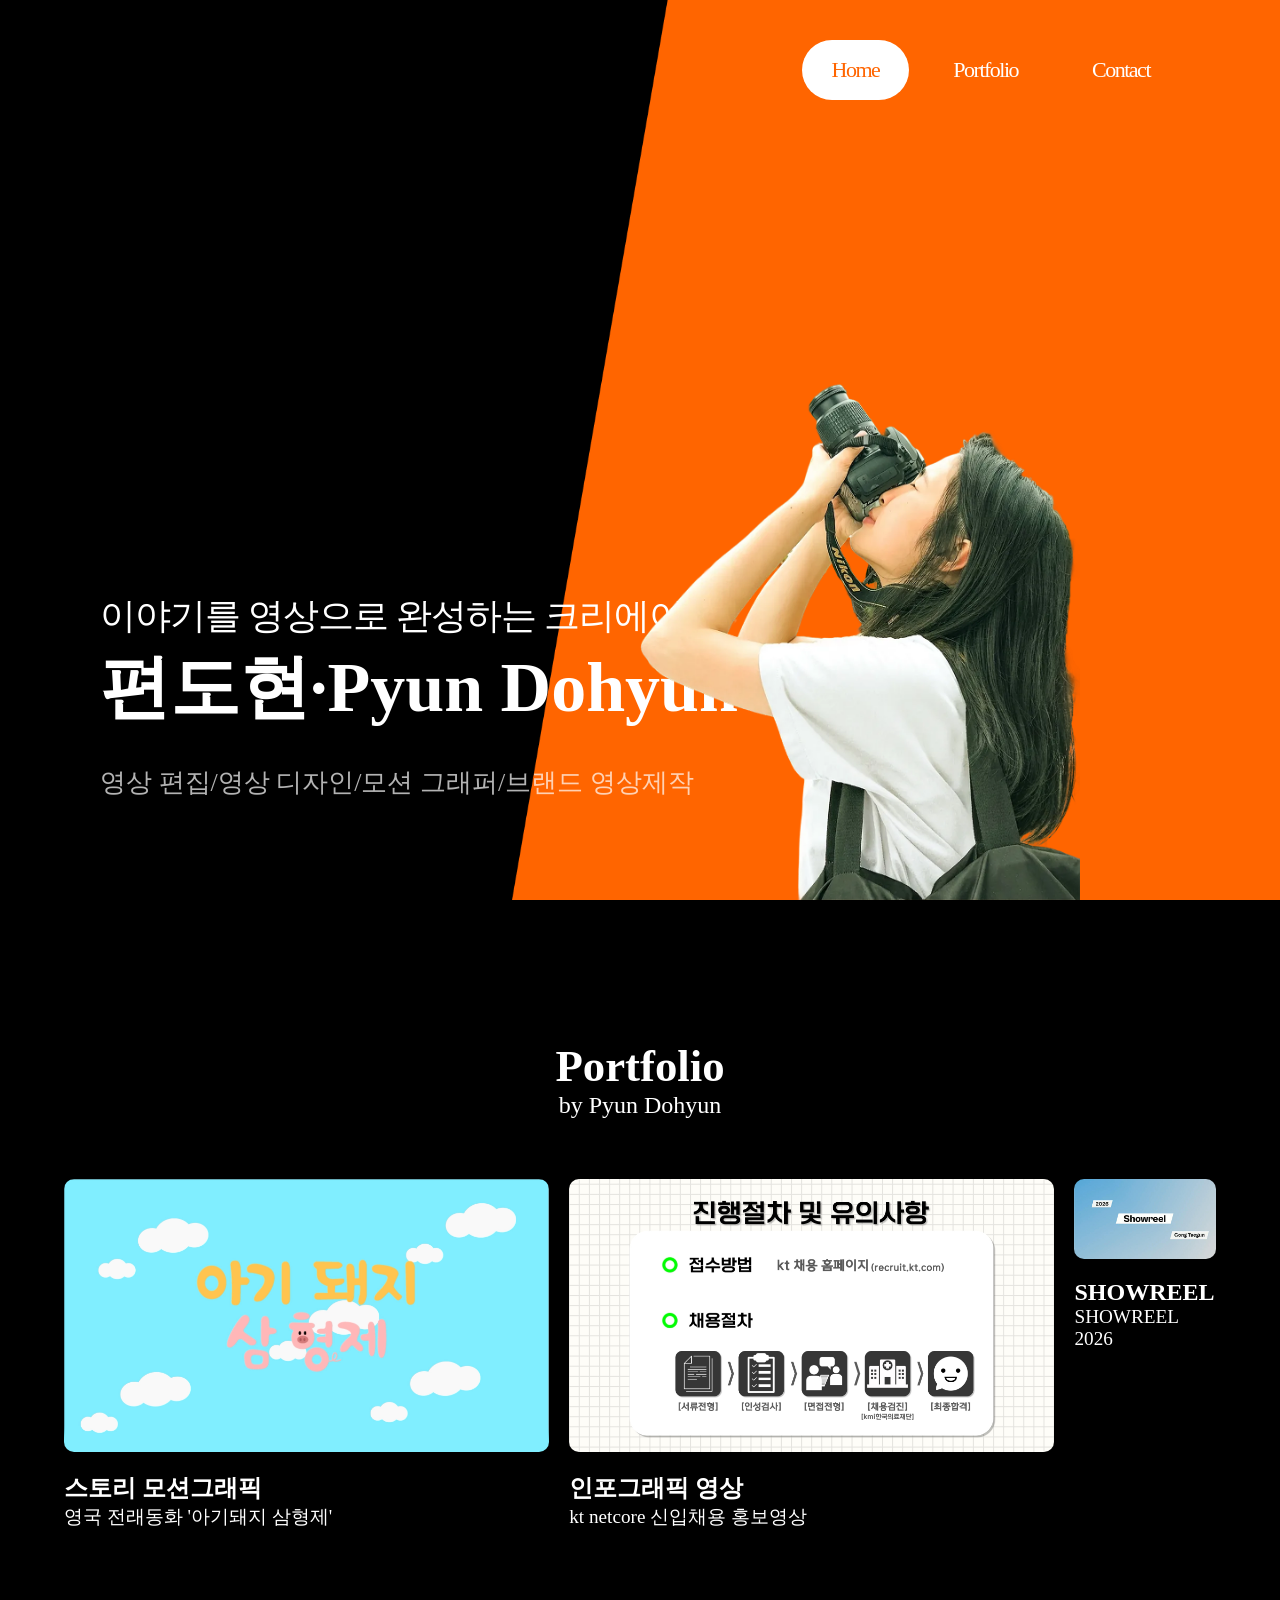
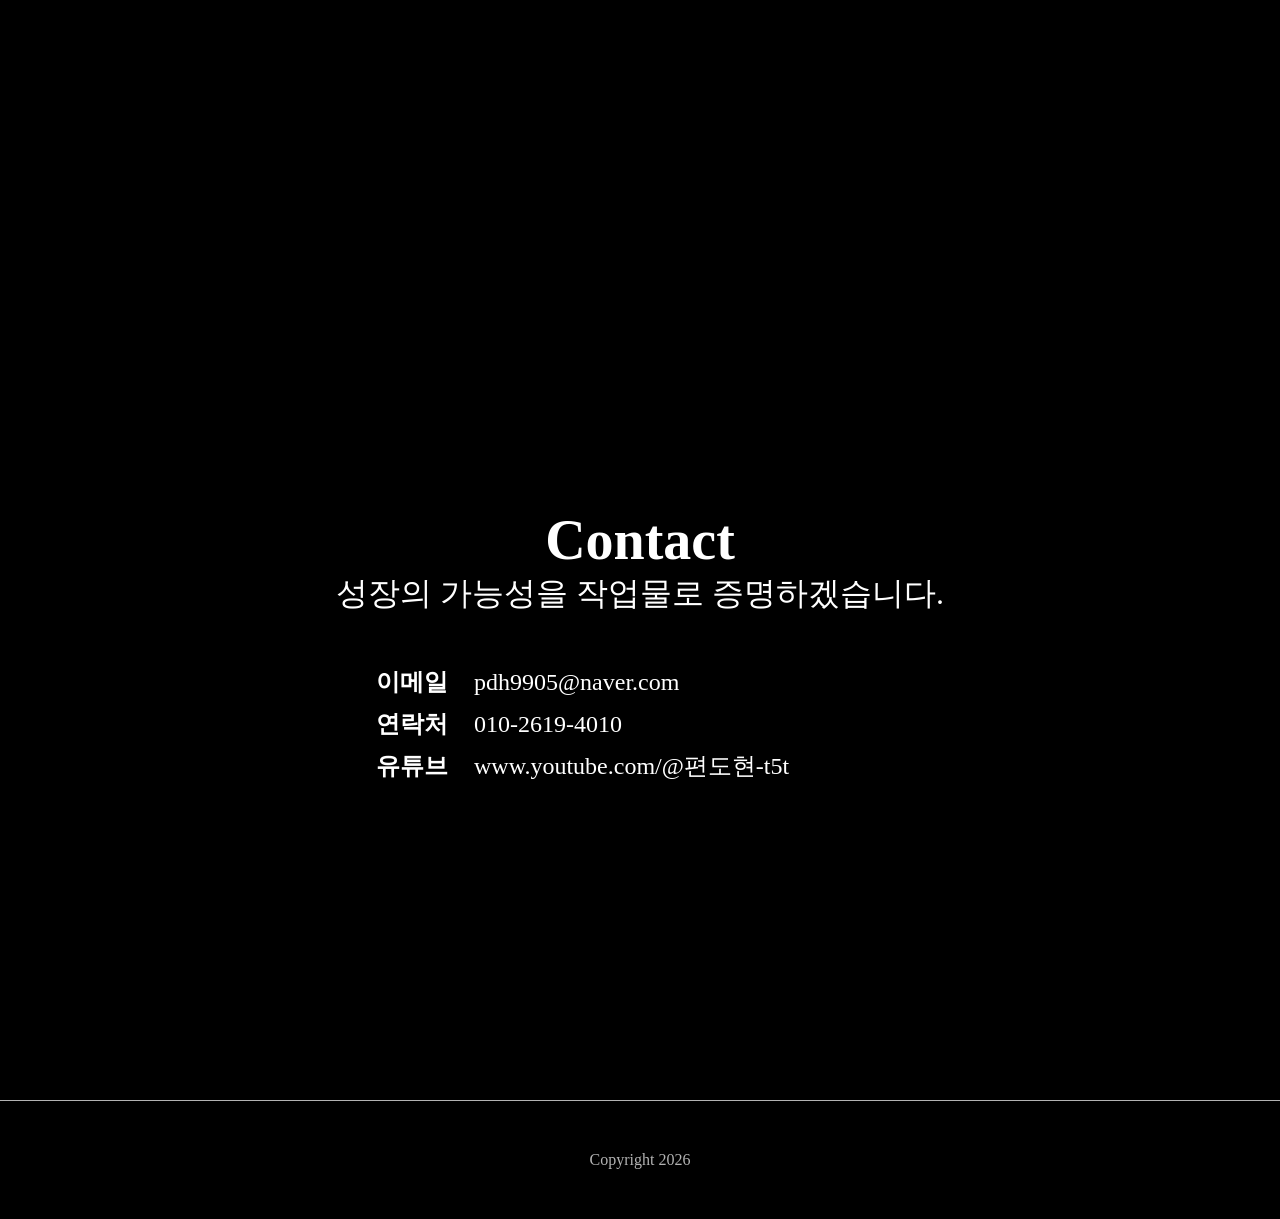
<file: index.html>
<!DOCTYPE html>
<html lang="ko">
<head>
    <meta charset="UTF-8">
    <meta name="viewport" content="width=device-width, initial-scale=1.0">
    <title>Pyun Dohyun | Portfolio</title>

    <link rel="stylesheet" href="index.css">

    <script src="https://ajax.googleapis.com/ajax/libs/jquery/3.7.1/jquery.min.js"></script>
     <script src="index.js"></script>
</head>
<body>

    <header>
        <h1 class="title">편도현 포트폴리오 소개 페이지</h1>

        <nav class="gnb">
            <ul>
                <li class="active"><a href="#home">Home</a></li>
                <li><a href="#portfolio">Portfolio</a></li>
                <li><a href="#contact">Contact</a></li>
            </ul>
        </nav>
    </header>

    <section class="page" id="home">

        <div class="title">
            <div class="name">
                <p>이야기를 영상으로 완성하는 크리에이터,</p>
                <h2>편도현·Pyun Dohyun</h2>
            </div>

            <p class="des">영상 편집/영상 디자인/모션 그래퍼/브랜드 영상제작</p>
        </div>

        <div class="profile" id="book">
            <img src="img/profile-img_white.png" alt="프로필 사진">
        </div>

    </section>

    <section class="page" id="portfolio">

        <div class="sec-title">
            <h2>Portfolio</h2>
            <p>by Pyun Dohyun</p>
        </div>

        <div class="content">
            <div class="box">
                <!-- 첫번째 썸네일은 링크도 확인하세요! -->
                <a href="content/work1.html"><img src="img/thumb1.jpg" alt=""></a>

                <div class="caption">
                    <h3>스토리 모션그래픽</h3>
                    <p>영국 전래동화 '아기돼지 삼형제'</p>
                </div>
            </div>

            <div class="box">
                <a href="content/work2.html"><img src="img/thumb2.jpg" alt=""></a>

                <div class="caption">
                    <h3>인포그래픽 영상</h3>
                    <p>kt netcore 신입채용 홍보영상</p>
                </div>
            </div>

            <div class="box">
                <a href="#"><img src="img/thumb3.JPEG" alt=""></a>

                <div class="caption">
                    <h3>SHOWREEL</h3>
                    <p>SHOWREEL 2026</p>
                </div>
            </div>
        </div>

    </section>

    <section class="page" id="contact">

        <div class="content">
            <div class="sec-title">
                <h2>Contact</h2>
                <p>성장의 가능성을 작업물로 증명하겠습니다.</p>
            </div>

            <div class="personal">
                <p><b>이메일</b> pdh9905@naver.com</p>
                <p><b>연락처</b> 010-2619-4010</p>
                <p><b>유튜브</b> <a href="http://www.youtube.com/@편도현-t5t" target="_blank">www.youtube.com/@편도현-t5t</a></p>
            </div>
        </div>

    </section>

    <footer>
        <p>Copyright 2026</p>
    </footer>
    
</body>
</html>
</file>
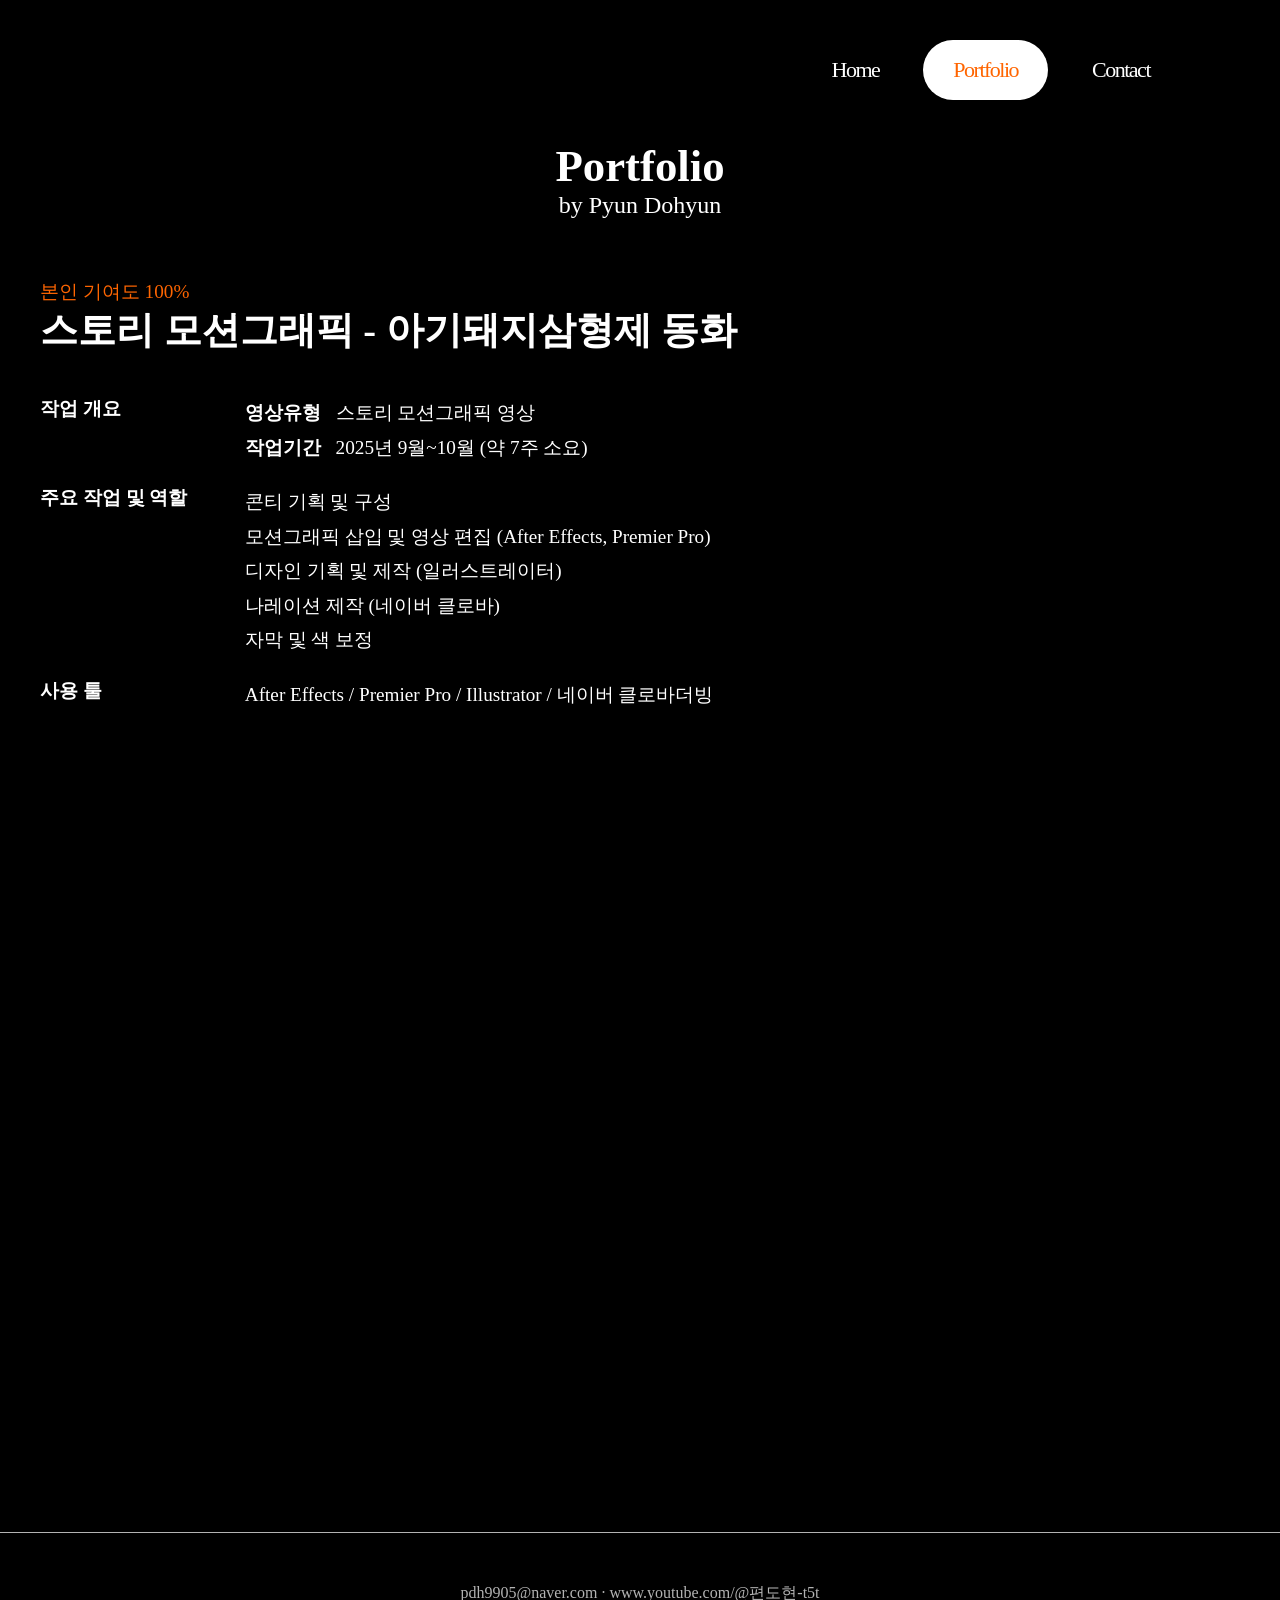
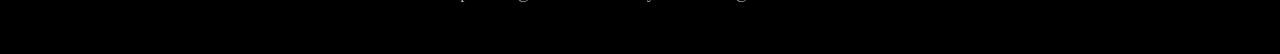
<file: content/work1.html>
<!DOCTYPE html>
<html lang="ko">

<head>
    <meta charset="UTF-8">
    <meta name="viewport" content="width=device-width, initial-scale=1.0">
    <title>Pyun Dohyun | Portfolio</title>

    <link rel="stylesheet" href="work.css">
</head>

<body>

    <header>
        <h1 class="title">편도현 포트폴리오 소개 페이지</h1>

        <nav class="gnb">
            <ul>
                <li><a href="../index.html#home">Home</a></li>
                <li class="active"><a href="../index.html#portfolio">Portfolio</a></li>
                <li><a href="../index.html#contact">Contact</a></li>
            </ul>
        </nav>
    </header>


    <section>

        <div class="top">
            <h2>Portfolio</h2>
            <p>by Pyun Dohyun</p>
        </div>

        <article class="content">

            <div class="title">
                <p>본인 기여도 100%</p>
                <h3>스토리 모션그래픽 - 아기돼지삼형제 동화</h3>
            </div>

            <div class="description">
                <div class="">
                    <h4>작업 개요</h4>
                    <ul>
                        <li><b>영상유형</b> 스토리 모션그래픽 영상</li>
                        <li><b>작업기간</b> 2025년 9월~10월 (약 7주 소요)</li>
                    </ul>
                </div>

                <div>
                    <h4>주요 작업 및 역할</h4>
                    <ul>
                        <li>콘티 기획 및 구성</li>
                        <li>모션그래픽 삽입 및 영상 편집 (After Effects, Premier Pro)</li>
                        <li>디자인 기획 및 제작 (일러스트레이터)</li>
                        <li>나레이션 제작 (네이버 클로바)</li>
                        <li>자막 및 색 보정</li>
                    </ul>
                </div>

                <div>
                    <h4>사용 툴</h4>
                    <ul>
                        <li>After Effects / Premier Pro / Illustrator / 네이버 클로바더빙</li>
                    </ul>
                </div>
            </div>

            <iframe src="https://www.youtube.com/embed/Sq1LHKeU0j8?si=kZS7x84kUN8D2OLU" ></iframe>
            <!-- iframe 태그 대신 video태그로 영상 직접 넣어도 되요! -->
        </article>


    </section>

    <footer>
        <p>pdh9905@naver.com · <a href="http://www.youtube.com/@편도현-t5t" target="_blank">www.youtube.com/@편도현-t5t</a></p>
    </footer>

    
</body>

</html>
</file>
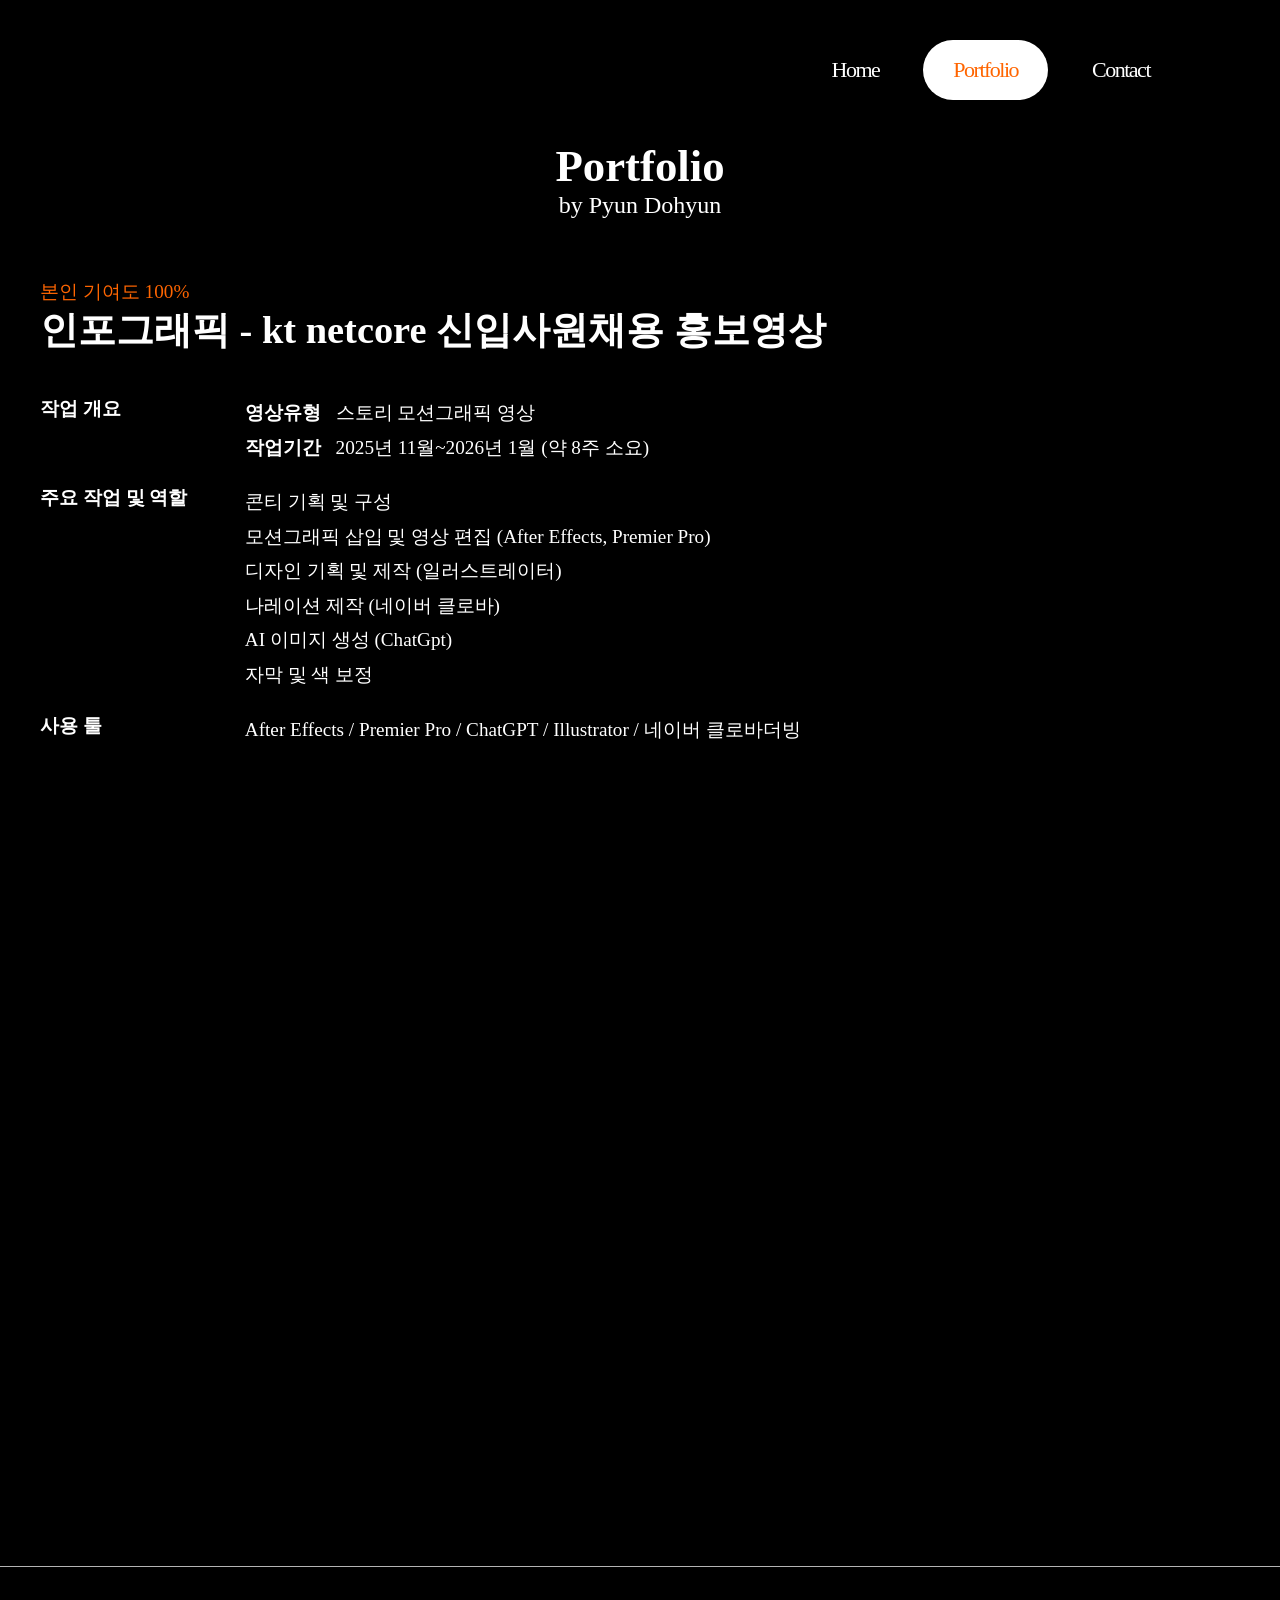
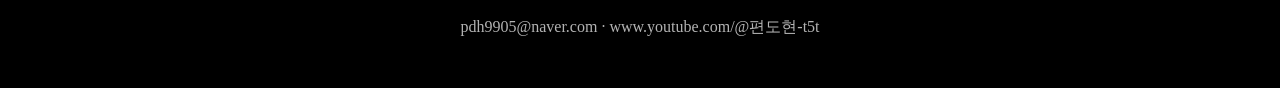
<file: content/work2.html>
<!DOCTYPE html>
<html lang="ko">

<head>
    <meta charset="UTF-8">
    <meta name="viewport" content="width=device-width, initial-scale=1.0">
    <title>Pyun Dohyun | Portfolio</title>

    <link rel="stylesheet" href="work.css">
</head>

<body>

    <header>
        <h1 class="title">편도현 포트폴리오 소개 페이지</h1>

        <nav class="gnb">
            <ul>
                <li><a href="../index.html#home">Home</a></li>
                <li class="active"><a href="../index.html#portfolio">Portfolio</a></li>
                <li><a href="../index.html#contact">Contact</a></li>
            </ul>
        </nav>
    </header>


    <section>

        <div class="top">
            <h2>Portfolio</h2>
            <p>by Pyun Dohyun</p>
        </div>

        <article class="content">

            <div class="title">
                <p>본인 기여도 100%</p>
                <h3>인포그래픽 - kt netcore 신입사원채용 홍보영상</h3>
            </div>

            <div class="description">
                <div class="">
                    <h4>작업 개요</h4>
                    <ul>
                        <li><b>영상유형</b> 스토리 모션그래픽 영상</li>
                        <li><b>작업기간</b> 2025년 11월~2026년 1월 (약 8주 소요)</li>
                    </ul>
                </div>

                <div>
                    <h4>주요 작업 및 역할</h4>
                    <ul>
                        <li>콘티 기획 및 구성</li>
                        <li>모션그래픽 삽입 및 영상 편집 (After Effects, Premier Pro)</li>
                        <li>디자인 기획 및 제작 (일러스트레이터)</li>
                        <li>나레이션 제작 (네이버 클로바)</li>
                        <li>AI 이미지 생성 (ChatGpt)</li>
                        <li>자막 및 색 보정</li>
                    </ul>
                </div>

                <div>
                    <h4>사용 툴</h4>
                    <ul>
                        <li>After Effects / Premier Pro / ChatGPT / Illustrator / 네이버 클로바더빙</li>
                    </ul>
                </div>
            </div>

            <iframe src="https://www.youtube.com/embed/SakH8Ta3WWs?si=Boycc4uTFs19-sUv"></iframe>
            <!-- iframe 태그 대신 video태그로 영상 직접 넣어도 되요! -->
        </article>


    </section>

    <footer>
        <p>pdh9905@naver.com · <a href="http://www.youtube.com/@편도현-t5t" target="_blank">www.youtube.com/@편도현-t5t</a></p>
    </footer>

    
</body>

</html>
</file>
<file: index.css>
@charset "UTF-8";

/* reset */
* {
    margin: 0;
    padding: 0;
}
ul, ol, li {
    list-style: none;
}
a {
    text-decoration: none;
    color: inherit;
}

/* 보이는 화면 기준!!!! */
html, body {
    width: 100%;
    height: 100%;
}

/* 각 페이지(section)의 공통 클래스 */
.page {
    width: 100%;
    height: 100%;

    /* outline: 2px solid lime; */
}

body {
    background-color: #000;
    color: #fff;
}


header {
    width: 100%;
    padding: 0 100px;
    box-sizing: border-box;
    height: 100px;

    position: fixed;
    left: 0;
    top: 0;
    z-index: 999;
}
header .title {
    display: none;
}
header .gnb {}
header .gnb ul {
    text-align: right;
}
header .gnb ul li {
    display: inline-block;
    margin-left: 10px;
    margin-top: 40px;
}
header .gnb ul li a {
    line-height: 60px;
    padding: 0 30px;
    
    display: block;
    font-size: 22px;
    letter-spacing: -1.5px;
    border-radius: 60px;
}

header .gnb ul li.active a {
    background-color: #fff;
    color: #ff6500;
}


#home {
    background-image: url(img/bg_orange.png);
    background-repeat: no-repeat;
    background-position: right top;
    background-size: 60% 100%;

    position: relative;
}
#home .title {
    position: absolute; /* #home을 기준으로 절대위치!!! */
    left: 100px;
    bottom: 100px;
}
#home .title .name {
    margin-bottom: 30px;
}
#home .title .name p {
    font-size: 36px;
    letter-spacing: -1px;
}
#home .title .name h2 {
    font-size: 70px;
}

#home .title .des {
    font-size: 26px;
    color: rgba(255,255,255,0.7);
}

#home .profile {
    width: 40%;
    position: absolute;
    bottom: 0;
    right: 10%;
}
#home .profile img {
    width: 86%;
    display: block;
}

#portfolio {}
#portfolio .sec-title {
    padding-top: 140px;
    text-align: center;
    margin-bottom: 60px;
}
#portfolio .sec-title h2 {
    font-size: 2.8rem;
}
#portfolio .sec-title p {
    font-size: 1.5rem;
}

#portfolio .content {
    /* width: 1720px; */
    width: 90%;
    margin: 0 auto;

    display: flex;
    gap: 20px;
}

#portfolio .content .box a {
    display: block;
    margin-bottom: 20px;
}
#portfolio .content .box a img {
    width: 100%; /* 이미지태그의 너비 조절을 해야 화면을 넘치지 않아요! */
    display: block;
    border-radius: 10px;
}

#portfolio .content .caption h3 {
    font-size: 1.5rem;
}
#portfolio .content .caption p {
    font-size: 1.2rem;
}

#contact {
    position: relative; /* #contact를 기준으로! */
}
#contact .content {
    position: absolute; /* .content 위치설정! */
    left: 50%;
    top: 50%;
    transform: translate(-50%,-50%); /* 중앙맞추기! */

    /* outline: 2px solid lime; */ /* 공간 확인해보세요! */
}
#contact .content .sec-title {
    margin-bottom: 50px;
    text-align: center;
}
#contact .content .sec-title h2 {
    font-size: 3.5rem;
}
#contact .content .sec-title p {
    font-size: 2rem;
}

#contact .content .personal {
    padding-left: 40px;
}
#contact .content .personal p {
    font-size: 1.5rem;
    margin-bottom: 10px;
}
#contact .content .personal p b {
    margin-right: 20px;
}

#contact .content .personal a:hover {
    text-decoration: underline;
    color: #ff6500;
}

footer {
    border-top: 1px solid rgba(255,255,255,0.7);
    color: rgba(255,255,255,0.7);
    padding: 50px 0;
    text-align: center;
}
</file>
<file: content/work.css>
@charset "UTF-8";

/* reset */
* {
    margin: 0;
    padding: 0;
}

ul,
ol,
li {
    list-style: none;
}

a {
    text-decoration: none;
    color: inherit;
}

body {
    background-color: #000;
    color: #fff;
}


header {
    width: 100%;
    padding: 0 100px;
    box-sizing: border-box;
    height: 100px;

    position: fixed;
    left: 0;
    top: 0;
    z-index: 999;
}

header .title {
    display: none;
}

header .gnb {}

header .gnb ul {
    text-align: right;
}

header .gnb ul li {
    display: inline-block;
    margin-left: 10px;
    margin-top: 40px;
}

header .gnb ul li a {
    line-height: 60px;
    padding: 0 30px;

    display: block;
    font-size: 22px;
    letter-spacing: -1.5px;
    border-radius: 60px;
}

header .gnb ul li.active a {
    background-color: #fff;
    color: #ff6500;
}


section .top {
    margin-top: 140px;
    text-align: center;
    margin-bottom: 60px;
}

section .top h2 {
    font-size: 2.8rem;
}

section .top p {
    font-size: 1.5rem;
}

section .content {
    width: 1200px;
    margin: 0 auto 100px;
}

section .content .title {
    margin-bottom: 40px;
}
section .content .title p {
    font-size: 1.2rem;
    color: #ff6500;
}
section .content .title h3 {
    font-size: 2.4rem;
}

section .content .description {
    margin-bottom: 40px;
}
section .content .description > div {
    margin-bottom: 20px;
    font-size: 1.2rem;
}
section .content .description > div h4 {
    width: 200px;
    display: inline-block;
    vertical-align: top;;
}
section .content .description > div ul {
    display: inline-block;
}
section .content .description > div ul li {
    line-height: 1.8;
}
section .content .description>div ul li b {
    margin-right: 10px;
}
section .content iframe {
    width: 1200px;
    height: 675px;
    border: 0;
    border-radius: 10px;
}


footer {
    border-top: 1px solid rgba(255, 255, 255, 0.7);
    color: rgba(255, 255, 255, 0.7);
    padding: 50px 0;
    text-align: center;
}
</file>
